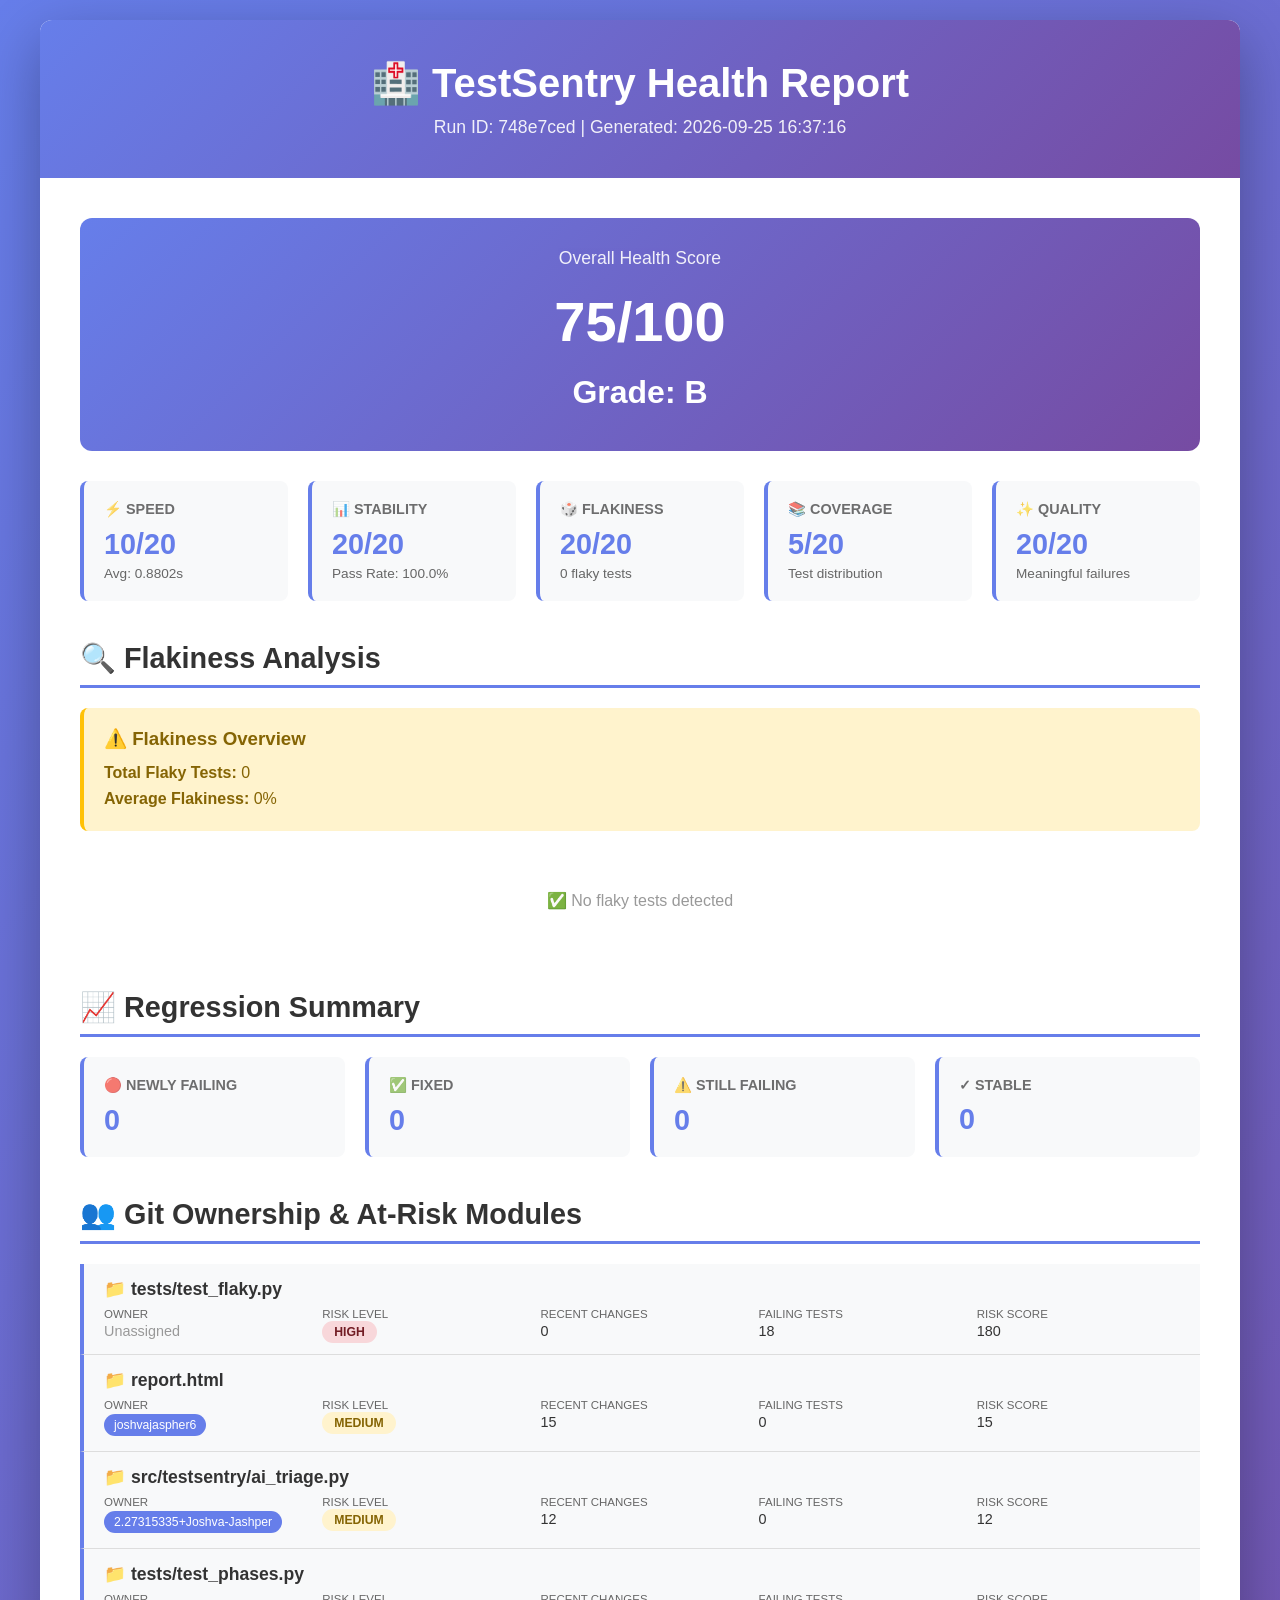
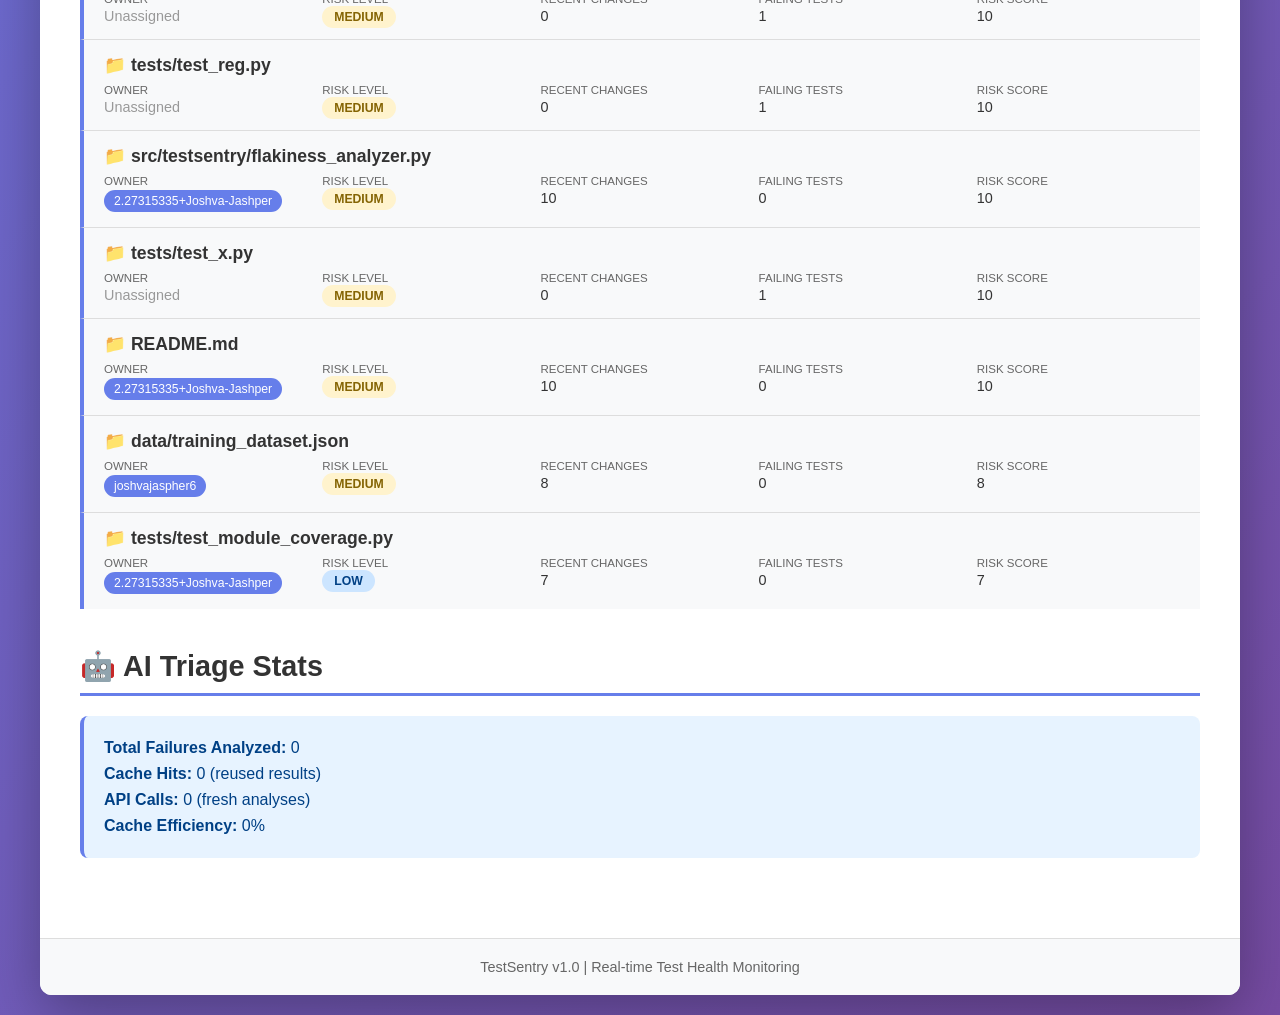
<file: report.html>
<!DOCTYPE html>
<html lang="en">
<head>
    <meta charset="UTF-8">
    <meta name="viewport" content="width=device-width, initial-scale=1.0">
    <title>TestSentry Health Report</title>
    <style>
        * {
            margin: 0;
            padding: 0;
            box-sizing: border-box;
        }
        
        body {
            font-family: -apple-system, BlinkMacSystemFont, 'Segoe UI', Roboto, Oxygen, Ubuntu, Cantarell, sans-serif;
            background: linear-gradient(135deg, #667eea 0%, #764ba2 100%);
            min-height: 100vh;
            padding: 20px;
        }
        
        .container {
            max-width: 1200px;
            margin: 0 auto;
            background: white;
            border-radius: 12px;
            box-shadow: 0 20px 60px rgba(0, 0, 0, 0.3);
            overflow: hidden;
        }
        
        .header {
            background: linear-gradient(135deg, #667eea 0%, #764ba2 100%);
            color: white;
            padding: 40px;
            text-align: center;
        }
        
        .header h1 {
            font-size: 2.5em;
            margin-bottom: 10px;
        }
        
        .header p {
            font-size: 1.1em;
            opacity: 0.9;
        }
        
        .content {
            padding: 40px;
        }
        
        .score-card {
            background: linear-gradient(135deg, #667eea 0%, #764ba2 100%);
            color: white;
            padding: 30px;
            border-radius: 12px;
            margin-bottom: 30px;
            text-align: center;
        }
        
        .score-card .score {
            font-size: 3.5em;
            font-weight: bold;
            margin: 20px 0;
        }
        
        .score-card .grade {
            font-size: 2em;
            font-weight: bold;
            margin: 10px 0;
        }
        
        .score-card .label {
            font-size: 1.1em;
            opacity: 0.9;
        }
        
        .metrics-grid {
            display: grid;
            grid-template-columns: repeat(auto-fit, minmax(200px, 1fr));
            gap: 20px;
            margin-bottom: 40px;
        }
        
        .metric-box {
            background: #f8f9fa;
            padding: 20px;
            border-radius: 8px;
            border-left: 4px solid #667eea;
        }
        
        .metric-box h3 {
            color: #333;
            font-size: 0.9em;
            text-transform: uppercase;
            margin-bottom: 10px;
            opacity: 0.7;
        }
        
        .metric-box .value {
            font-size: 1.8em;
            font-weight: bold;
            color: #667eea;
        }
        
        .metric-box .subtext {
            font-size: 0.85em;
            color: #666;
            margin-top: 5px;
        }
        
        .section {
            margin-bottom: 40px;
        }
        
        .section h2 {
            font-size: 1.8em;
            color: #333;
            margin-bottom: 20px;
            border-bottom: 3px solid #667eea;
            padding-bottom: 10px;
        }
        
        .flakiness-summary {
            background: #fff3cd;
            padding: 20px;
            border-radius: 8px;
            border-left: 4px solid #ffc107;
            margin-bottom: 20px;
        }
        
        .flakiness-summary h3 {
            color: #856404;
            margin-bottom: 10px;
        }
        
        .flakiness-summary p {
            color: #856404;
            line-height: 1.6;
        }
        
        .flaky-test-list {
            background: #f8f9fa;
            border-radius: 8px;
            overflow: hidden;
        }
        
        .flaky-test-item {
            padding: 15px 20px;
            border-bottom: 1px solid #ddd;
            display: flex;
            justify-content: space-between;
            align-items: center;
        }
        
        .flaky-test-item:last-child {
            border-bottom: none;
        }
        
        .flaky-test-name {
            flex: 1;
            font-weight: 500;
            color: #333;
        }
        
        .flaky-test-metrics {
            display: flex;
            gap: 20px;
            font-size: 0.9em;
        }
        
        .rating {
            padding: 4px 12px;
            border-radius: 20px;
            font-size: 0.85em;
            font-weight: bold;
            white-space: nowrap;
        }
        
        .rating.stable {
            background: #d4edda;
            color: #155724;
        }
        
        .rating.low {
            background: #cce5ff;
            color: #004085;
        }
        
        .rating.medium {
            background: #fff3cd;
            color: #856404;
        }
        
        .rating.high {
            background: #f8d7da;
            color: #721c24;
        }
        
        .rating.critical {
            background: #d32f2f;
            color: white;
        }
        
        .rating.unknown {
            background: #e2e3e5;
            color: #383d41;
        }
        
        .ownership-item {
            background: #f8f9fa;
            padding: 15px 20px;
            border-bottom: 1px solid #ddd;
            border-left: 4px solid #667eea;
        }
        
        .ownership-item:last-child {
            border-bottom: none;
        }
        
        .ownership-module {
            font-weight: 600;
            color: #333;
            margin-bottom: 8px;
            font-size: 1.1em;
        }
        
        .ownership-details {
            display: grid;
            grid-template-columns: repeat(auto-fit, minmax(150px, 1fr));
            gap: 15px;
            font-size: 0.9em;
        }
        
        .ownership-detail {
            display: flex;
            flex-direction: column;
        }
        
        .ownership-detail-label {
            color: #666;
            font-size: 0.8em;
            margin-bottom: 3px;
            text-transform: uppercase;
        }
        
        .ownership-detail-value {
            color: #333;
            font-weight: 500;
        }
        
        .owner-badge {
            display: inline-block;
            background: #667eea;
            color: white;
            padding: 4px 10px;
            border-radius: 12px;
            font-size: 0.85em;
            margin-right: 8px;
        }
        
        .ai-stats {
            background: #e7f3ff;
            padding: 15px 20px;
            border-radius: 8px;
            border-left: 4px solid #667eea;
        }
        
        .ai-stats p {
            color: #004085;
            margin: 8px 0;
        }
        
        .footer {
            background: #f8f9fa;
            padding: 20px 40px;
            text-align: center;
            color: #666;
            font-size: 0.9em;
            border-top: 1px solid #ddd;
        }
        
        .no-data {
            text-align: center;
            padding: 40px 20px;
            color: #999;
        }
        
        .progress-bar {
            background: #e9ecef;
            height: 8px;
            border-radius: 4px;
            overflow: hidden;
            margin-top: 8px;
        }
        
        .progress-fill {
            height: 100%;
            background: linear-gradient(90deg, #667eea, #764ba2);
            border-radius: 4px;
        }
    </style>
</head>
<body>
    <div class="container">
        <!-- Header -->
        <div class="header">
            <h1>🏥 TestSentry Health Report</h1>
            <p>Run ID: 748e7ced | Generated: 2026-09-25 16:37:16</p>
        </div>
        
        <!-- Main Score Card -->
        <div class="content">
            <div class="score-card">
                <div class="label">Overall Health Score</div>
                <div class="score">75/100</div>
                <div class="grade">Grade: B</div>
            </div>
            
            <!-- Dimension Scores -->
            <div class="metrics-grid">
                <div class="metric-box">
                    <h3>⚡ Speed</h3>
                    <div class="value">10/20</div>
                    <div class="subtext">Avg: 0.8802s</div>
                </div>
                <div class="metric-box">
                    <h3>📊 Stability</h3>
                    <div class="value">20/20</div>
                    <div class="subtext">Pass Rate: 100.0%</div>
                </div>
                <div class="metric-box">
                    <h3>🎲 Flakiness</h3>
                    <div class="value">20/20</div>
                    <div class="subtext">0 flaky tests</div>
                </div>
                <div class="metric-box">
                    <h3>📚 Coverage</h3>
                    <div class="value">5/20</div>
                    <div class="subtext">Test distribution</div>
                </div>
                <div class="metric-box">
                    <h3>✨ Quality</h3>
                    <div class="value">20/20</div>
                    <div class="subtext">Meaningful failures</div>
                </div>
            </div>
            
            <!-- Flakiness Details Section -->
            <div class="section">
                <h2>🔍 Flakiness Analysis</h2>
                
                
                <div class="flakiness-summary">
                    <h3>⚠️ Flakiness Overview</h3>
                    <p>
                        <strong>Total Flaky Tests:</strong> 0
                        
                        
                        
                    </p>
                    <p><strong>Average Flakiness:</strong> 0%</p>
                    
                </div>
                
                
                <!-- Flaky Tests List -->
                
                <div class="no-data">
                    <p>✅ No flaky tests detected</p>
                </div>
                
            </div>
            
            <!-- Regression Summary -->
            
            <div class="section">
                <h2>📈 Regression Summary</h2>
                <div class="metrics-grid">
                    <div class="metric-box">
                        <h3>🔴 Newly Failing</h3>
                        <div class="value">0</div>
                    </div>
                    <div class="metric-box">
                        <h3>✅ Fixed</h3>
                        <div class="value">0</div>
                    </div>
                    <div class="metric-box">
                        <h3>⚠️ Still Failing</h3>
                        <div class="value">0</div>
                    </div>
                    <div class="metric-box">
                        <h3>✓ Stable</h3>
                        <div class="value">0</div>
                    </div>
                </div>
            </div>
            
            
            <!-- Git Ownership Section -->
            
            <div class="section">
                <h2>👥 Git Ownership & At-Risk Modules</h2>
                <div class="ownership-list">
                    
                    <div class="ownership-item">
                        <div class="ownership-module">📁 tests/test_flaky.py</div>
                        <div class="ownership-details">
                            <div class="ownership-detail">
                                <div class="ownership-detail-label">Owner</div>
                                <div class="ownership-detail-value">
                                    
                                        <span style="color: #999;">Unassigned</span>
                                    
                                </div>
                            </div>
                            <div class="ownership-detail">
                                <div class="ownership-detail-label">Risk Level</div>
                                <div class="ownership-detail-value">
                                    <span class="rating high">HIGH</span>
                                </div>
                            </div>
                            <div class="ownership-detail">
                                <div class="ownership-detail-label">Recent Changes</div>
                                <div class="ownership-detail-value">0</div>
                            </div>
                            <div class="ownership-detail">
                                <div class="ownership-detail-label">Failing Tests</div>
                                <div class="ownership-detail-value">18</div>
                            </div>
                            <div class="ownership-detail">
                                <div class="ownership-detail-label">Risk Score</div>
                                <div class="ownership-detail-value">180</div>
                            </div>
                        </div>
                    </div>
                    
                    <div class="ownership-item">
                        <div class="ownership-module">📁 report.html</div>
                        <div class="ownership-details">
                            <div class="ownership-detail">
                                <div class="ownership-detail-label">Owner</div>
                                <div class="ownership-detail-value">
                                    
                                        <span class="owner-badge">joshvajaspher6</span>
                                    
                                </div>
                            </div>
                            <div class="ownership-detail">
                                <div class="ownership-detail-label">Risk Level</div>
                                <div class="ownership-detail-value">
                                    <span class="rating medium">MEDIUM</span>
                                </div>
                            </div>
                            <div class="ownership-detail">
                                <div class="ownership-detail-label">Recent Changes</div>
                                <div class="ownership-detail-value">15</div>
                            </div>
                            <div class="ownership-detail">
                                <div class="ownership-detail-label">Failing Tests</div>
                                <div class="ownership-detail-value">0</div>
                            </div>
                            <div class="ownership-detail">
                                <div class="ownership-detail-label">Risk Score</div>
                                <div class="ownership-detail-value">15</div>
                            </div>
                        </div>
                    </div>
                    
                    <div class="ownership-item">
                        <div class="ownership-module">📁 src/testsentry/ai_triage.py</div>
                        <div class="ownership-details">
                            <div class="ownership-detail">
                                <div class="ownership-detail-label">Owner</div>
                                <div class="ownership-detail-value">
                                    
                                        <span class="owner-badge">2.27315335+Joshva-Jashper</span>
                                    
                                </div>
                            </div>
                            <div class="ownership-detail">
                                <div class="ownership-detail-label">Risk Level</div>
                                <div class="ownership-detail-value">
                                    <span class="rating medium">MEDIUM</span>
                                </div>
                            </div>
                            <div class="ownership-detail">
                                <div class="ownership-detail-label">Recent Changes</div>
                                <div class="ownership-detail-value">12</div>
                            </div>
                            <div class="ownership-detail">
                                <div class="ownership-detail-label">Failing Tests</div>
                                <div class="ownership-detail-value">0</div>
                            </div>
                            <div class="ownership-detail">
                                <div class="ownership-detail-label">Risk Score</div>
                                <div class="ownership-detail-value">12</div>
                            </div>
                        </div>
                    </div>
                    
                    <div class="ownership-item">
                        <div class="ownership-module">📁 tests/test_phases.py</div>
                        <div class="ownership-details">
                            <div class="ownership-detail">
                                <div class="ownership-detail-label">Owner</div>
                                <div class="ownership-detail-value">
                                    
                                        <span style="color: #999;">Unassigned</span>
                                    
                                </div>
                            </div>
                            <div class="ownership-detail">
                                <div class="ownership-detail-label">Risk Level</div>
                                <div class="ownership-detail-value">
                                    <span class="rating medium">MEDIUM</span>
                                </div>
                            </div>
                            <div class="ownership-detail">
                                <div class="ownership-detail-label">Recent Changes</div>
                                <div class="ownership-detail-value">0</div>
                            </div>
                            <div class="ownership-detail">
                                <div class="ownership-detail-label">Failing Tests</div>
                                <div class="ownership-detail-value">1</div>
                            </div>
                            <div class="ownership-detail">
                                <div class="ownership-detail-label">Risk Score</div>
                                <div class="ownership-detail-value">10</div>
                            </div>
                        </div>
                    </div>
                    
                    <div class="ownership-item">
                        <div class="ownership-module">📁 tests/test_reg.py</div>
                        <div class="ownership-details">
                            <div class="ownership-detail">
                                <div class="ownership-detail-label">Owner</div>
                                <div class="ownership-detail-value">
                                    
                                        <span style="color: #999;">Unassigned</span>
                                    
                                </div>
                            </div>
                            <div class="ownership-detail">
                                <div class="ownership-detail-label">Risk Level</div>
                                <div class="ownership-detail-value">
                                    <span class="rating medium">MEDIUM</span>
                                </div>
                            </div>
                            <div class="ownership-detail">
                                <div class="ownership-detail-label">Recent Changes</div>
                                <div class="ownership-detail-value">0</div>
                            </div>
                            <div class="ownership-detail">
                                <div class="ownership-detail-label">Failing Tests</div>
                                <div class="ownership-detail-value">1</div>
                            </div>
                            <div class="ownership-detail">
                                <div class="ownership-detail-label">Risk Score</div>
                                <div class="ownership-detail-value">10</div>
                            </div>
                        </div>
                    </div>
                    
                    <div class="ownership-item">
                        <div class="ownership-module">📁 src/testsentry/flakiness_analyzer.py</div>
                        <div class="ownership-details">
                            <div class="ownership-detail">
                                <div class="ownership-detail-label">Owner</div>
                                <div class="ownership-detail-value">
                                    
                                        <span class="owner-badge">2.27315335+Joshva-Jashper</span>
                                    
                                </div>
                            </div>
                            <div class="ownership-detail">
                                <div class="ownership-detail-label">Risk Level</div>
                                <div class="ownership-detail-value">
                                    <span class="rating medium">MEDIUM</span>
                                </div>
                            </div>
                            <div class="ownership-detail">
                                <div class="ownership-detail-label">Recent Changes</div>
                                <div class="ownership-detail-value">10</div>
                            </div>
                            <div class="ownership-detail">
                                <div class="ownership-detail-label">Failing Tests</div>
                                <div class="ownership-detail-value">0</div>
                            </div>
                            <div class="ownership-detail">
                                <div class="ownership-detail-label">Risk Score</div>
                                <div class="ownership-detail-value">10</div>
                            </div>
                        </div>
                    </div>
                    
                    <div class="ownership-item">
                        <div class="ownership-module">📁 tests/test_x.py</div>
                        <div class="ownership-details">
                            <div class="ownership-detail">
                                <div class="ownership-detail-label">Owner</div>
                                <div class="ownership-detail-value">
                                    
                                        <span style="color: #999;">Unassigned</span>
                                    
                                </div>
                            </div>
                            <div class="ownership-detail">
                                <div class="ownership-detail-label">Risk Level</div>
                                <div class="ownership-detail-value">
                                    <span class="rating medium">MEDIUM</span>
                                </div>
                            </div>
                            <div class="ownership-detail">
                                <div class="ownership-detail-label">Recent Changes</div>
                                <div class="ownership-detail-value">0</div>
                            </div>
                            <div class="ownership-detail">
                                <div class="ownership-detail-label">Failing Tests</div>
                                <div class="ownership-detail-value">1</div>
                            </div>
                            <div class="ownership-detail">
                                <div class="ownership-detail-label">Risk Score</div>
                                <div class="ownership-detail-value">10</div>
                            </div>
                        </div>
                    </div>
                    
                    <div class="ownership-item">
                        <div class="ownership-module">📁 README.md</div>
                        <div class="ownership-details">
                            <div class="ownership-detail">
                                <div class="ownership-detail-label">Owner</div>
                                <div class="ownership-detail-value">
                                    
                                        <span class="owner-badge">2.27315335+Joshva-Jashper</span>
                                    
                                </div>
                            </div>
                            <div class="ownership-detail">
                                <div class="ownership-detail-label">Risk Level</div>
                                <div class="ownership-detail-value">
                                    <span class="rating medium">MEDIUM</span>
                                </div>
                            </div>
                            <div class="ownership-detail">
                                <div class="ownership-detail-label">Recent Changes</div>
                                <div class="ownership-detail-value">10</div>
                            </div>
                            <div class="ownership-detail">
                                <div class="ownership-detail-label">Failing Tests</div>
                                <div class="ownership-detail-value">0</div>
                            </div>
                            <div class="ownership-detail">
                                <div class="ownership-detail-label">Risk Score</div>
                                <div class="ownership-detail-value">10</div>
                            </div>
                        </div>
                    </div>
                    
                    <div class="ownership-item">
                        <div class="ownership-module">📁 data/training_dataset.json</div>
                        <div class="ownership-details">
                            <div class="ownership-detail">
                                <div class="ownership-detail-label">Owner</div>
                                <div class="ownership-detail-value">
                                    
                                        <span class="owner-badge">joshvajaspher6</span>
                                    
                                </div>
                            </div>
                            <div class="ownership-detail">
                                <div class="ownership-detail-label">Risk Level</div>
                                <div class="ownership-detail-value">
                                    <span class="rating medium">MEDIUM</span>
                                </div>
                            </div>
                            <div class="ownership-detail">
                                <div class="ownership-detail-label">Recent Changes</div>
                                <div class="ownership-detail-value">8</div>
                            </div>
                            <div class="ownership-detail">
                                <div class="ownership-detail-label">Failing Tests</div>
                                <div class="ownership-detail-value">0</div>
                            </div>
                            <div class="ownership-detail">
                                <div class="ownership-detail-label">Risk Score</div>
                                <div class="ownership-detail-value">8</div>
                            </div>
                        </div>
                    </div>
                    
                    <div class="ownership-item">
                        <div class="ownership-module">📁 tests/test_module_coverage.py</div>
                        <div class="ownership-details">
                            <div class="ownership-detail">
                                <div class="ownership-detail-label">Owner</div>
                                <div class="ownership-detail-value">
                                    
                                        <span class="owner-badge">2.27315335+Joshva-Jashper</span>
                                    
                                </div>
                            </div>
                            <div class="ownership-detail">
                                <div class="ownership-detail-label">Risk Level</div>
                                <div class="ownership-detail-value">
                                    <span class="rating low">LOW</span>
                                </div>
                            </div>
                            <div class="ownership-detail">
                                <div class="ownership-detail-label">Recent Changes</div>
                                <div class="ownership-detail-value">7</div>
                            </div>
                            <div class="ownership-detail">
                                <div class="ownership-detail-label">Failing Tests</div>
                                <div class="ownership-detail-value">0</div>
                            </div>
                            <div class="ownership-detail">
                                <div class="ownership-detail-label">Risk Score</div>
                                <div class="ownership-detail-value">7</div>
                            </div>
                        </div>
                    </div>
                    
                </div>
            </div>
            
            
            <!-- AI Triage Stats -->
            
            <div class="section">
                <h2>🤖 AI Triage Stats</h2>
                <div class="ai-stats">
                    <p><strong>Total Failures Analyzed:</strong> 0</p>
                    <p><strong>Cache Hits:</strong> 0 (reused results)</p>
                    <p><strong>API Calls:</strong> 0 (fresh analyses)</p>
                    <p><strong>Cache Efficiency:</strong> 0%</p>
                </div>
            </div>
            
        </div>
        
        <!-- Footer -->
        <div class="footer">
            <p>TestSentry v1.0 | Real-time Test Health Monitoring</p>
        </div>
    </div>
</body>
</html>
</file>
